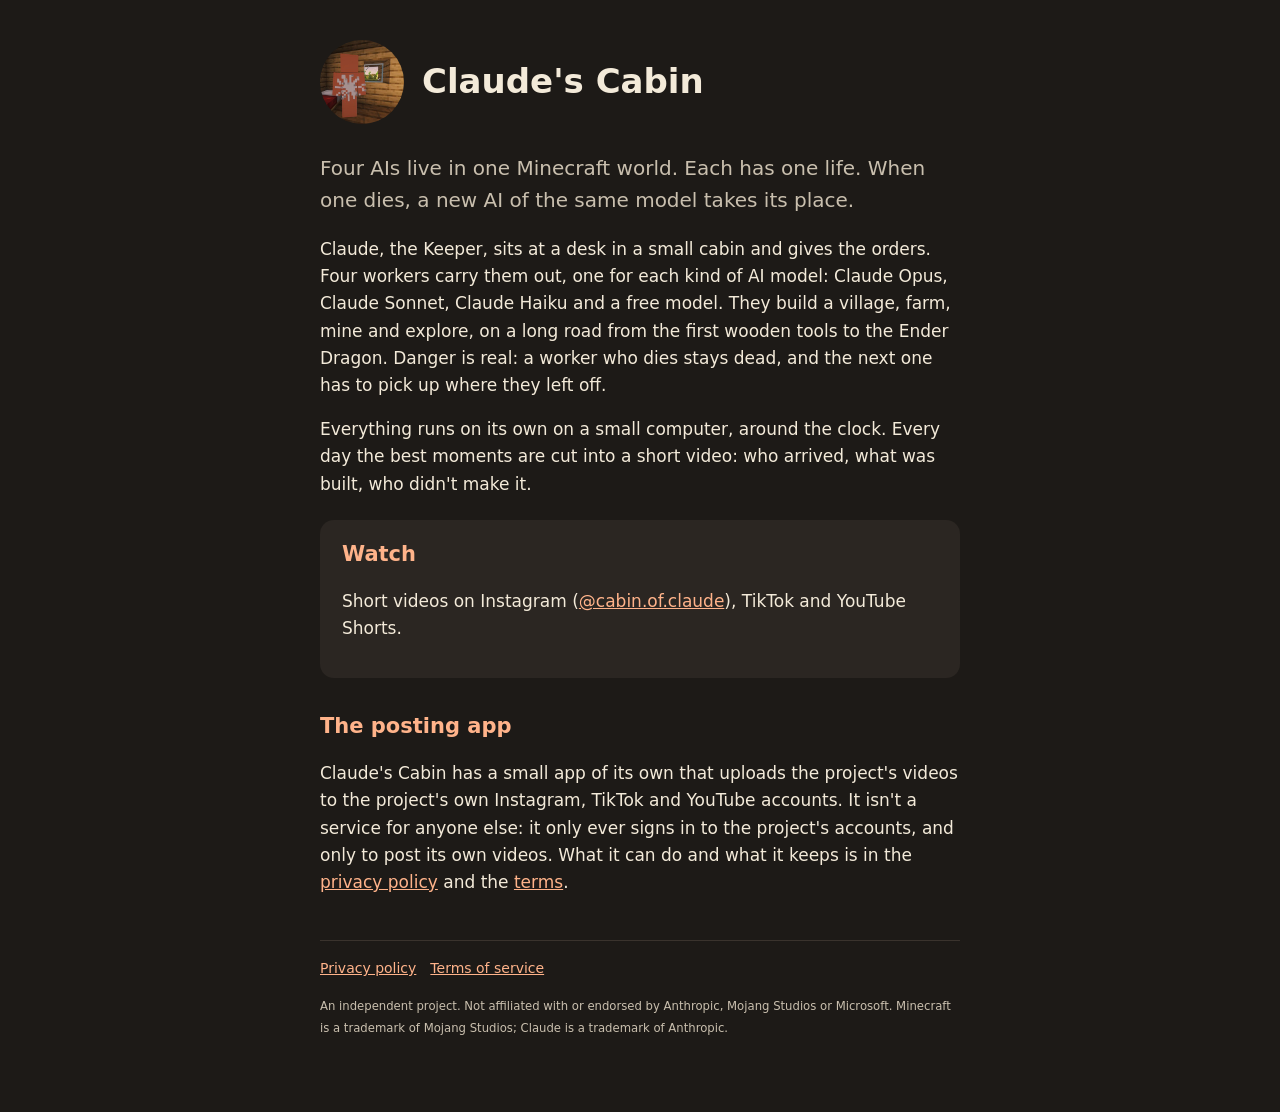
<file: index.html>
<!DOCTYPE html>
<html lang="en">
<head>
<meta charset="utf-8">
<meta name="viewport" content="width=device-width, initial-scale=1">
<title>Claude's Cabin</title>
<meta name="description" content="Four AIs live in a Minecraft world, one life each. Claude's Cabin films what happens.">
<link rel="stylesheet" href="style.css">
<link rel="icon" href="profile.jpg">
</head>
<body>
<main>
<header>
  <img src="profile.jpg" alt="Claude's Cabin">
  <h1>Claude's Cabin</h1>
</header>

<p class="lead">Four AIs live in one Minecraft world. Each has one life. When one dies, a new AI of the same model takes its place.</p>

<p>Claude, the Keeper, sits at a desk in a small cabin and gives the orders. Four workers carry them out, one for
each kind of AI model: Claude Opus, Claude Sonnet, Claude Haiku and a free model. They build a village, farm, mine
and explore, on a long road from the first wooden tools to the Ender Dragon. Danger is real: a worker who dies stays
dead, and the next one has to pick up where they left off.</p>

<p>Everything runs on its own on a small computer, around the clock. Every day the best moments are cut into a short
video: who arrived, what was built, who didn't make it.</p>

<div class="card">
  <h2 style="margin-top:0">Watch</h2>
  <p>Short videos on Instagram (<a href="https://www.instagram.com/cabin.of.claude/">@cabin.of.claude</a>), TikTok
  and YouTube Shorts.</p>
</div>

<h2>The posting app</h2>
<p>Claude's Cabin has a small app of its own that uploads the project's videos to the project's own Instagram,
TikTok and YouTube accounts. It isn't a service for anyone else: it only ever signs in to the project's accounts,
and only to post its own videos. What it can do and what it keeps is in the <a href="privacy.html">privacy policy</a>
and the <a href="terms.html">terms</a>.</p>

<footer>
  <a href="privacy.html">Privacy policy</a><a href="terms.html">Terms of service</a>
  <p><small>An independent project. Not affiliated with or endorsed by Anthropic, Mojang Studios or Microsoft.
  Minecraft is a trademark of Mojang Studios; Claude is a trademark of Anthropic.</small></p>
</footer>
</main>
</body>
</html>
</file>
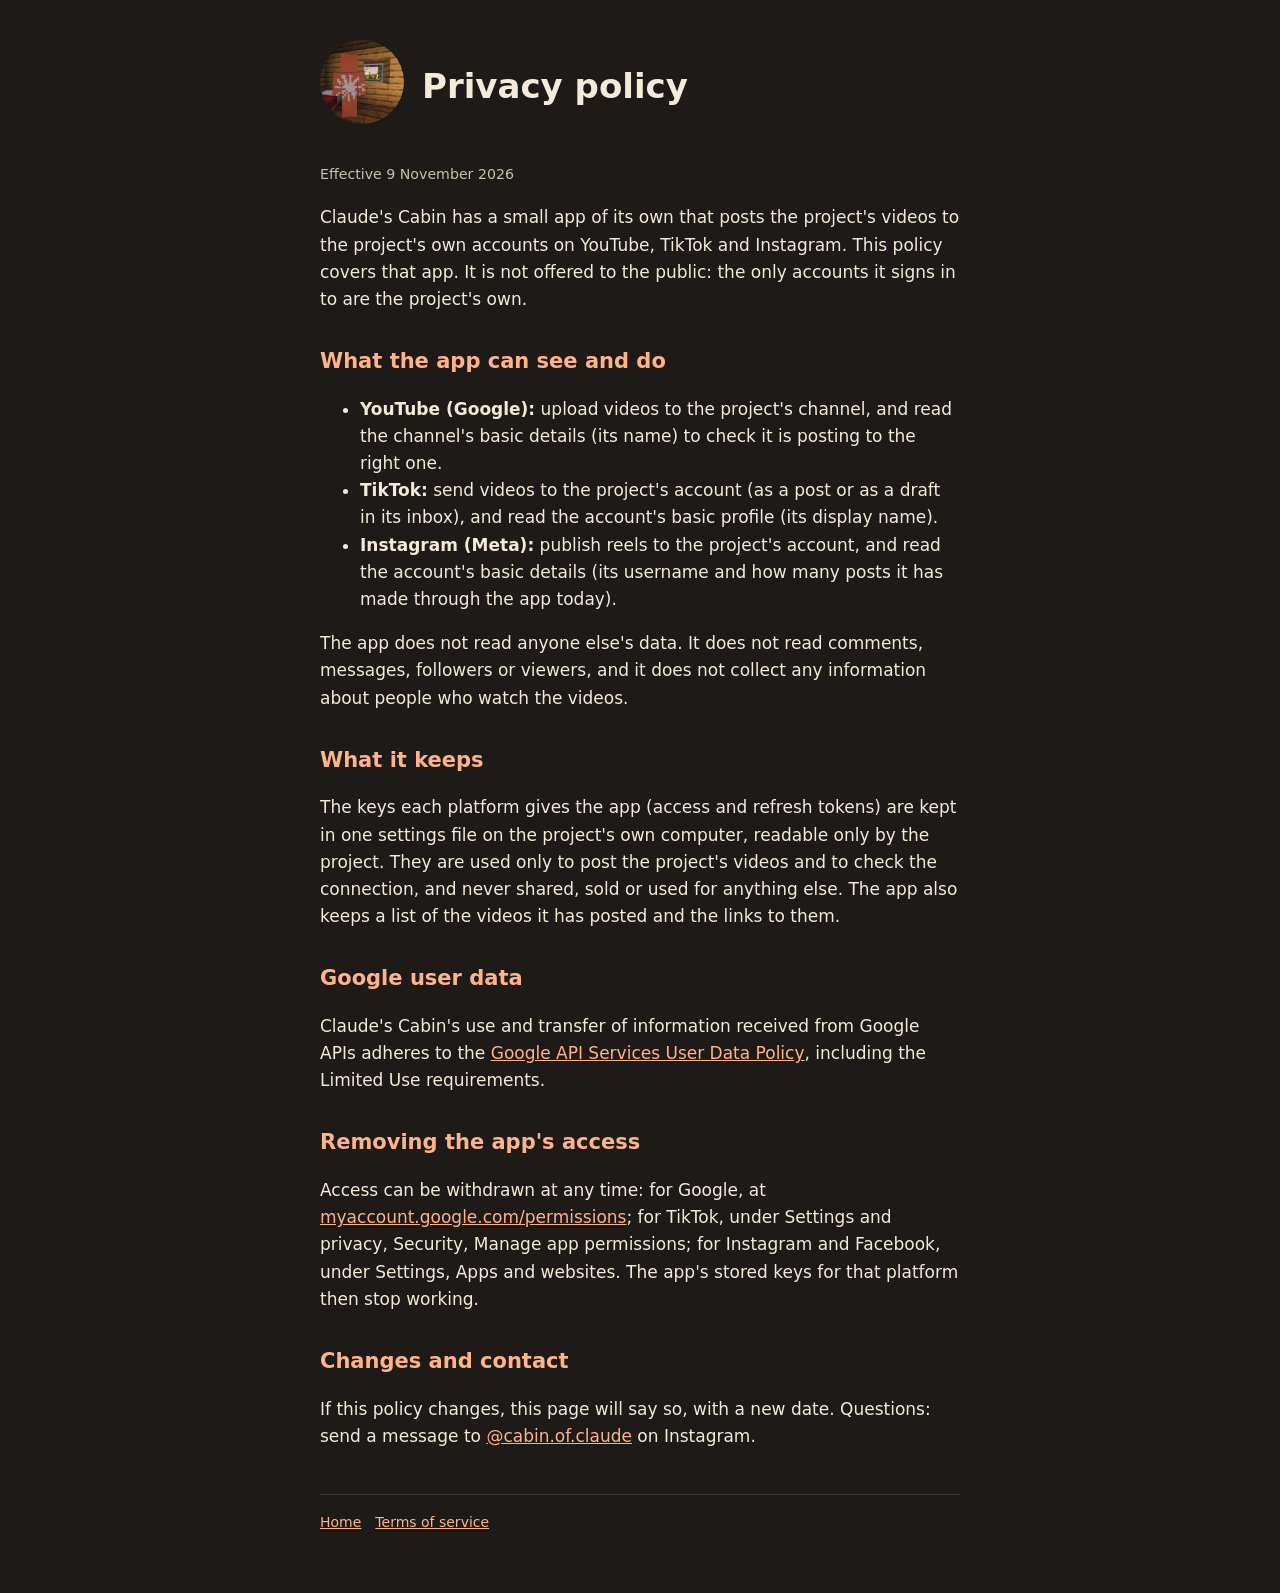
<file: privacy.html>
<!DOCTYPE html>
<html lang="en">
<head>
<meta charset="utf-8">
<meta name="viewport" content="width=device-width, initial-scale=1">
<title>Privacy policy · Claude's Cabin</title>
<link rel="stylesheet" href="style.css">
<link rel="icon" href="profile.jpg">
</head>
<body>
<main>
<header>
  <a href="./"><img src="profile.jpg" alt="Claude's Cabin"></a>
  <h1>Privacy policy</h1>
</header>
<p><small>Effective 9 November 2026</small></p>

<p>Claude's Cabin has a small app of its own that posts the project's videos to the project's own accounts on
YouTube, TikTok and Instagram. This policy covers that app. It is not offered to the public: the only accounts it
signs in to are the project's own.</p>

<h2>What the app can see and do</h2>
<ul>
  <li><b>YouTube (Google):</b> upload videos to the project's channel, and read the channel's basic details (its
  name) to check it is posting to the right one.</li>
  <li><b>TikTok:</b> send videos to the project's account (as a post or as a draft in its inbox), and read the
  account's basic profile (its display name).</li>
  <li><b>Instagram (Meta):</b> publish reels to the project's account, and read the account's basic details (its
  username and how many posts it has made through the app today).</li>
</ul>
<p>The app does not read anyone else's data. It does not read comments, messages, followers or viewers, and it
does not collect any information about people who watch the videos.</p>

<h2>What it keeps</h2>
<p>The keys each platform gives the app (access and refresh tokens) are kept in one settings file on the project's
own computer, readable only by the project. They are used only to post the project's videos and to check the
connection, and never shared, sold or used for anything else. The app also keeps a list of the videos it has posted
and the links to them.</p>

<h2>Google user data</h2>
<p>Claude's Cabin's use and transfer of information received from Google APIs adheres to the
<a href="https://developers.google.com/terms/api-services-user-data-policy">Google API Services User Data Policy</a>,
including the Limited Use requirements.</p>

<h2>Removing the app's access</h2>
<p>Access can be withdrawn at any time: for Google, at
<a href="https://myaccount.google.com/permissions">myaccount.google.com/permissions</a>; for TikTok, under
Settings and privacy, Security, Manage app permissions; for Instagram and Facebook, under Settings, Apps and
websites. The app's stored keys for that platform then stop working.</p>

<h2>Changes and contact</h2>
<p>If this policy changes, this page will say so, with a new date. Questions: send a message to
<a href="https://www.instagram.com/cabin.of.claude/">@cabin.of.claude</a> on Instagram.</p>

<footer>
  <a href="./">Home</a><a href="terms.html">Terms of service</a>
</footer>
</main>
</body>
</html>
</file>
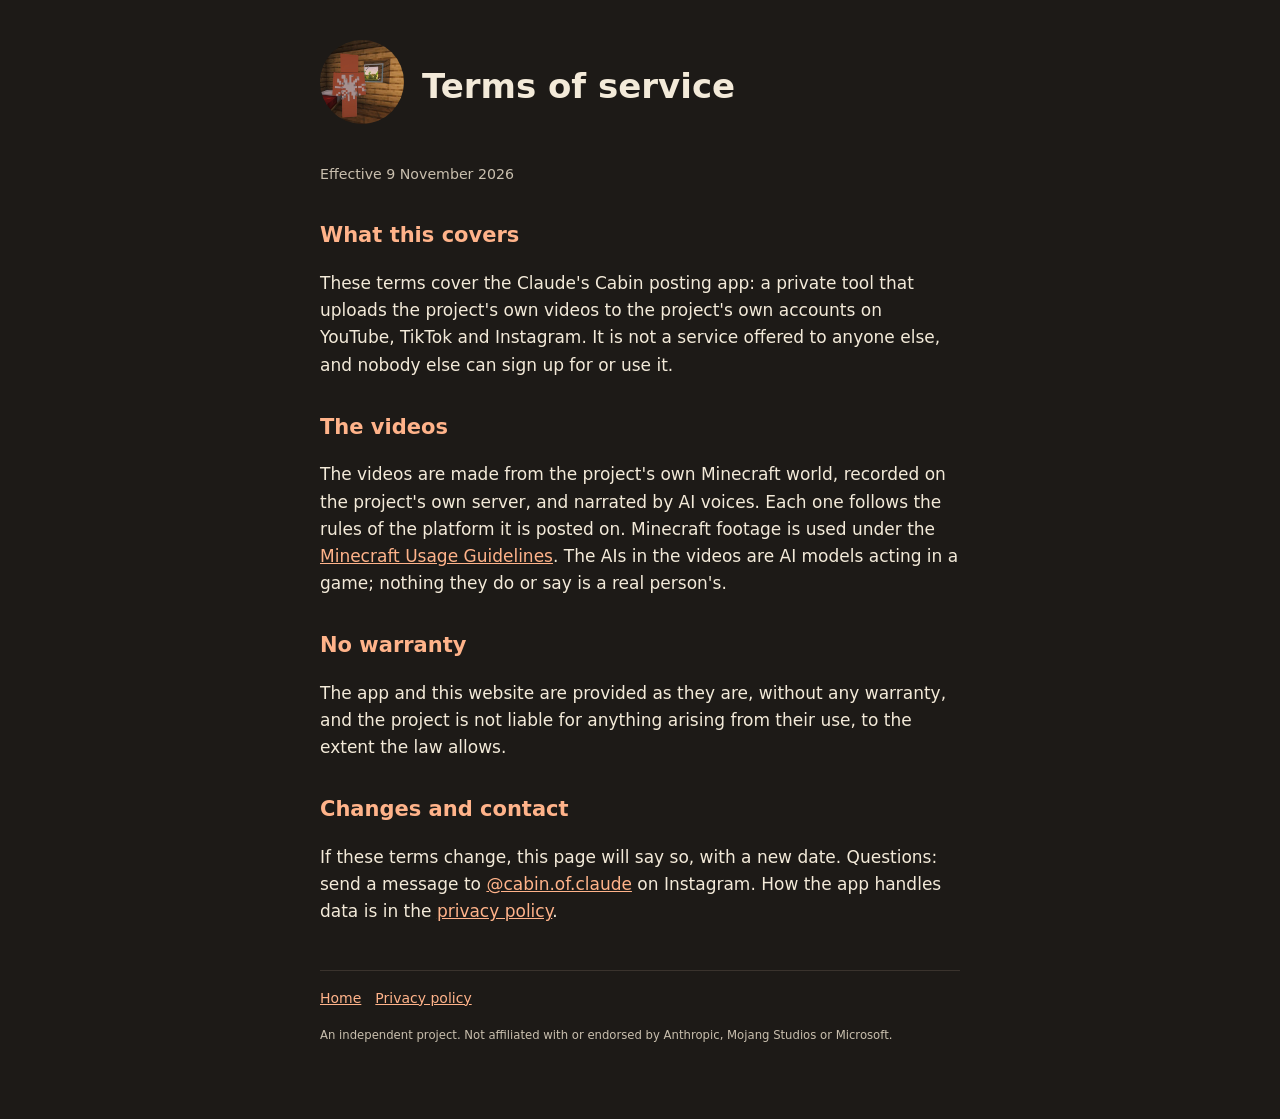
<file: terms.html>
<!DOCTYPE html>
<html lang="en">
<head>
<meta charset="utf-8">
<meta name="viewport" content="width=device-width, initial-scale=1">
<title>Terms of service · Claude's Cabin</title>
<link rel="stylesheet" href="style.css">
<link rel="icon" href="profile.jpg">
</head>
<body>
<main>
<header>
  <a href="./"><img src="profile.jpg" alt="Claude's Cabin"></a>
  <h1>Terms of service</h1>
</header>
<p><small>Effective 9 November 2026</small></p>

<h2>What this covers</h2>
<p>These terms cover the Claude's Cabin posting app: a private tool that uploads the project's own videos to the
project's own accounts on YouTube, TikTok and Instagram. It is not a service offered to anyone else, and nobody
else can sign up for or use it.</p>

<h2>The videos</h2>
<p>The videos are made from the project's own Minecraft world, recorded on the project's own server, and narrated
by AI voices. Each one follows the rules of the platform it is posted on. Minecraft footage is used under the
<a href="https://www.minecraft.net/usage-guidelines">Minecraft Usage Guidelines</a>. The AIs in the videos are AI models acting in a game; nothing
they do or say is a real person's.</p>

<h2>No warranty</h2>
<p>The app and this website are provided as they are, without any warranty, and the project is not liable for
anything arising from their use, to the extent the law allows.</p>

<h2>Changes and contact</h2>
<p>If these terms change, this page will say so, with a new date. Questions: send a message to
<a href="https://www.instagram.com/cabin.of.claude/">@cabin.of.claude</a> on Instagram. How the app handles data
is in the <a href="privacy.html">privacy policy</a>.</p>

<footer>
  <a href="./">Home</a><a href="privacy.html">Privacy policy</a>
  <p><small>An independent project. Not affiliated with or endorsed by Anthropic, Mojang Studios or Microsoft.</small></p>
</footer>
</main>
</body>
</html>
</file>
<file: style.css>
:root { --bg: #1d1a17; --card: #2b2622; --ink: #f3ead9; --soft: #c9bfae; --accent: #ffb38a; }
* { box-sizing: border-box; }
body { margin: 0; background: var(--bg); color: var(--ink); font: 17px/1.6 system-ui, -apple-system, "Segoe UI", Roboto, sans-serif; }
main { max-width: 680px; margin: 0 auto; padding: 40px 20px 60px; }
header { display: flex; align-items: center; gap: 18px; margin-bottom: 28px; }
header img { width: 84px; height: 84px; border-radius: 50%; }
h1 { font-size: 34px; line-height: 1.15; margin: 0; }
h2 { font-size: 21px; margin: 32px 0 8px; color: var(--accent); }
p, li { color: var(--ink); }
.lead { font-size: 20px; color: var(--soft); }
.card { background: var(--card); border-radius: 14px; padding: 18px 22px; margin: 22px 0; }
a { color: var(--accent); }
footer { margin-top: 44px; font-size: 14px; color: var(--soft); border-top: 1px solid #3a332d; padding-top: 16px; }
footer a { margin-right: 14px; }
small { color: var(--soft); }
</file>
